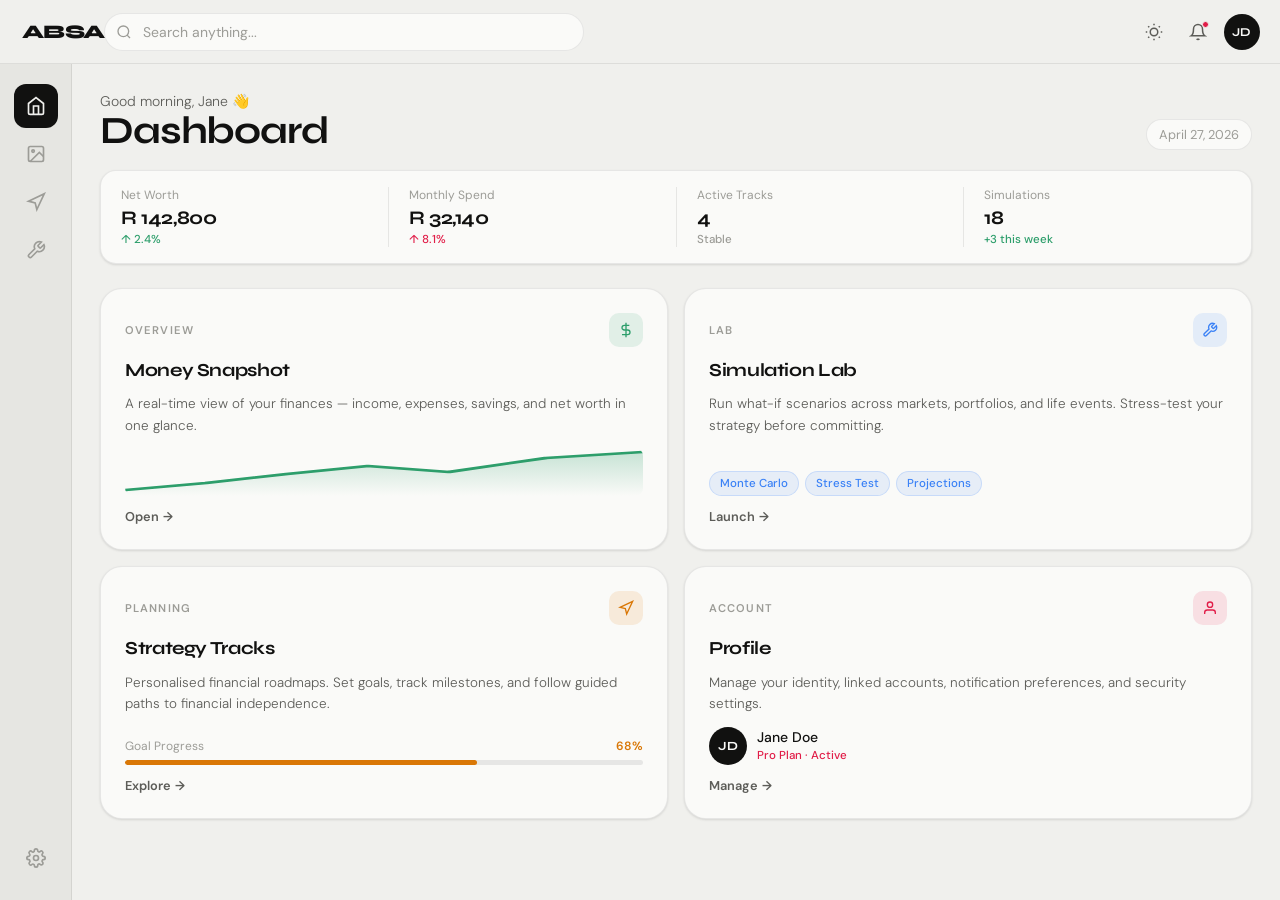
<file: index.html>
<!DOCTYPE html>
<html lang="en">
<head>
    <meta charset="UTF-8">
    <meta name="viewport" content="width=device-width, initial-scale=1.0">
    <title>ABSA App</title>
    <meta name="author" content="Ntshembo Shilowa">
    <meta name="description" content="Homepage - Dashboard">
      <link rel="preconnect" href="https://fonts.googleapis.com" />
  <link rel="preconnect" href="https://fonts.gstatic.com" crossorigin />
  <link href="https://fonts.googleapis.com/css2?family=Syne:wght@400;600;700;800&family=DM+Sans:ital,opsz,wght@0,9..40,300;0,9..40,400;0,9..40,500;1,9..40,300&display=swap" rel="stylesheet" />

    <link rel="stylesheet" href="./styles/index.css">
</head>
<body>
 
  <!-- ── Topbar ── -->
  <header class="topbar">
    <div class="topbar__left">
      <div class="logo">
        <span class="logo__mark"></span>
        <span class="logo__name">ABSA</span>
      </div>
      <div class="search-wrap">
        <svg class="search-icon" viewBox="0 0 24 24" fill="none" stroke="currentColor" stroke-width="2">
          <circle cx="11" cy="11" r="8"/><line x1="21" y1="21" x2="16.65" y2="16.65"/>
        </svg>
        <input class="search" type="text" placeholder="Search anything..." />
      </div>
    </div>
    <div class="topbar__right">
      <button class="icon-btn" id="themeToggle" aria-label="Toggle theme">
        <svg class="sun-icon" viewBox="0 0 24 24" fill="none" stroke="currentColor" stroke-width="2">
          <circle cx="12" cy="12" r="5"/>
          <line x1="12" y1="1" x2="12" y2="3"/><line x1="12" y1="21" x2="12" y2="23"/>
          <line x1="4.22" y1="4.22" x2="5.64" y2="5.64"/><line x1="18.36" y1="18.36" x2="19.78" y2="19.78"/>
          <line x1="1" y1="12" x2="3" y2="12"/><line x1="21" y1="12" x2="23" y2="12"/>
          <line x1="4.22" y1="19.78" x2="5.64" y2="18.36"/><line x1="18.36" y1="5.64" x2="19.78" y2="4.22"/>
        </svg>
        <svg class="moon-icon hidden" viewBox="0 0 24 24" fill="none" stroke="currentColor" stroke-width="2">
          <path d="M21 12.79A9 9 0 1111.21 3a7 7 0 109.79 9.79z"/>
        </svg>
      </button>
      <button class="icon-btn notif-btn" aria-label="Notifications">
        <svg viewBox="0 0 24 24" fill="none" stroke="currentColor" stroke-width="2">
          <path d="M18 8A6 6 0 006 8c0 7-3 9-3 9h18s-3-2-3-9"/>
          <path d="M13.73 21a2 2 0 01-3.46 0"/>
        </svg>
        <span class="notif-dot"></span>
      </button>
      <div class="avatar" aria-label="User profile">JD</div>
    </div>
  </header>
 
  <div class="layout">
 
    <!-- ── Sidebar ── -->
    <aside class="sidebar">
      <nav class="sidebar__nav">
        <a href="index.html" class="nav-item active" data-label="Home">
          <svg viewBox="0 0 24 24" fill="none" stroke="currentColor" stroke-width="2">
            <path d="M3 9l9-7 9 7v11a2 2 0 01-2 2H5a2 2 0 01-2-2z"/>
            <polyline points="9 22 9 12 15 12 15 22"/>
          </svg>
        </a>
        <a href="./snapshot/index.html" class="nav-item" data-label="Snapshot">
          <svg viewBox="0 0 24 24" fill="none" stroke="currentColor" stroke-width="2">
            <rect x="3" y="3" width="18" height="18" rx="2"/>
            <circle cx="8.5" cy="8.5" r="1.5"/>
            <polyline points="21 15 16 10 5 21"/>
          </svg>
        </a>
        <a href="./stretegy/index.html" class="nav-item" data-label="Strategy">
          <svg viewBox="0 0 24 24" fill="none" stroke="currentColor" stroke-width="2">
            <polygon points="3 11 22 2 13 21 11 13 3 11"/>
          </svg>
        </a>
        <a href="./simulation/index.html" class="nav-item" data-label="Simulation Lab">
          <svg viewBox="0 0 24 24" fill="none" stroke="currentColor" stroke-width="2">
            <path d="M14.7 6.3a1 1 0 000 1.4l1.6 1.6a1 1 0 001.4 0l3.77-3.77a6 6 0 01-7.94 7.94l-6.91 6.91a2.12 2.12 0 01-3-3l6.91-6.91a6 6 0 017.94-7.94l-3.76 3.76z"/>
          </svg>
        </a>
        <a href="#" class="nav-item sidebar__settings" data-label="Settings">
          <svg viewBox="0 0 24 24" fill="none" stroke="currentColor" stroke-width="2">
            <circle cx="12" cy="12" r="3"/>
            <path d="M19.4 15a1.65 1.65 0 00.33 1.82l.06.06a2 2 0 010 2.83 2 2 0 01-2.83 0l-.06-.06a1.65 1.65 0 00-1.82-.33 1.65 1.65 0 00-1 1.51V21a2 2 0 01-4 0v-.09A1.65 1.65 0 009 19.4a1.65 1.65 0 00-1.82.33l-.06.06a2 2 0 01-2.83-2.83l.06-.06A1.65 1.65 0 004.68 15a1.65 1.65 0 00-1.51-1H3a2 2 0 010-4h.09A1.65 1.65 0 004.6 9a1.65 1.65 0 00-.33-1.82l-.06-.06a2 2 0 012.83-2.83l.06.06A1.65 1.65 0 009 4.68a1.65 1.65 0 001-1.51V3a2 2 0 014 0v.09a1.65 1.65 0 001 1.51 1.65 1.65 0 001.82-.33l.06-.06a2 2 0 012.83 2.83l-.06.06A1.65 1.65 0 0019.4 9a1.65 1.65 0 001.51 1H21a2 2 0 010 4h-.09a1.65 1.65 0 00-1.51 1z"/>
          </svg>
        </a>
      </nav>
 
      <!-- Mobile bottom nav -->

    </aside>
 
    <!-- ── Main ── -->
    <main class="main">
 
      <!-- Page header -->
      <div class="page-header">
        <div>
          <p class="page-header__eyebrow">Good morning, Jane 👋</p>
          <h1 class="page-header__title">Dashboard</h1>
        </div>
        <span class="date-badge">April 27, 2026</span>
      </div>
 
      <!-- Stat bar -->
      <div class="stat-bar">
        <div class="stat-item">
          <span class="stat-item__label">Net Worth</span>
          <span class="stat-item__value">R 142,800</span>
          <span class="stat-item__change up">↑ 2.4%</span>
        </div>
        <div class="stat-divider"></div>
        <div class="stat-item">
          <span class="stat-item__label">Monthly Spend</span>
          <span class="stat-item__value">R 32,140</span>
          <span class="stat-item__change down">↑ 8.1%</span>
        </div>
        <div class="stat-divider"></div>
        <div class="stat-item">
          <span class="stat-item__label">Active Tracks</span>
          <span class="stat-item__value">4</span>
          <span class="stat-item__change neutral">Stable</span>
        </div>
        <div class="stat-divider"></div>
        <div class="stat-item">
          <span class="stat-item__label">Simulations</span>
          <span class="stat-item__value">18</span>
          <span class="stat-item__change up">+3 this week</span>
        </div>
      </div>
 
      <!-- Cards grid -->
      <div class="grid">
 
        <!-- Money Snapshot -->
        <a href="./snapshot/index.html" class="card card--green">
          <div class="card__header">
            <span class="card__tag">Overview</span>
            <span class="card__icon">
              <svg viewBox="0 0 24 24" fill="none" stroke="currentColor" stroke-width="2">
                <line x1="12" y1="1" x2="12" y2="23"/>
                <path d="M17 5H9.5a3.5 3.5 0 000 7h5a3.5 3.5 0 010 7H6"/>
              </svg>
            </span>
          </div>
          <h2 class="card__title">Money Snapshot</h2>
          <p class="card__desc">A real-time view of your finances — income, expenses, savings, and net worth in one glance.</p>
          <div class="card__mini-chart">
            <svg viewBox="0 0 160 48" preserveAspectRatio="none">
              <defs>
                <linearGradient id="ggreen" x1="0" y1="0" x2="0" y2="1">
                  <stop offset="0%" stop-color="var(--c-green)" stop-opacity="0.25"/>
                  <stop offset="100%" stop-color="var(--c-green)" stop-opacity="0"/>
                </linearGradient>
              </defs>
              <polygon points="0,48 0,42 25,35 50,26 75,18 100,24 130,10 160,4 160,48" fill="url(#ggreen)"/>
              <polyline points="0,42 25,35 50,26 75,18 100,24 130,10 160,4" fill="none" stroke="var(--c-green)" stroke-width="2.5" stroke-linecap="round" stroke-linejoin="round"/>
            </svg>
          </div>
          <span a href="./snapshot/index.html" class="card__cta">Open <span>→</span></span>
        </a>
 
        <!-- Simulation Lab -->
        <a href="./simulation/index.html" class="card card--blue">
          <div class="card__header">
            <span class="card__tag">Lab</span>
            <span class="card__icon">
              <svg viewBox="0 0 24 24" fill="none" stroke="currentColor" stroke-width="2">
                <path d="M14.7 6.3a1 1 0 000 1.4l1.6 1.6a1 1 0 001.4 0l3.77-3.77a6 6 0 01-7.94 7.94l-6.91 6.91a2.12 2.12 0 01-3-3l6.91-6.91a6 6 0 017.94-7.94l-3.76 3.76z"/>
              </svg>
            </span>
          </div>
          <h2 class="card__title">Simulation Lab</h2>
          <p class="card__desc">Run what-if scenarios across markets, portfolios, and life events. Stress-test your strategy before committing.</p>
          <div class="card__chips">
            <span class="chip">Monte Carlo</span>
            <span class="chip">Stress Test</span>
            <span class="chip">Projections</span>
          </div>
          <span a href="./simulation/index.html" class="card__cta">Launch <span>→</span></span>
        </a>
 
        <!-- Strategy Tracks -->
        <a href="./stretegy/index.html" class="card card--amber">
          <div class="card__header">
            <span class="card__tag">Planning</span>
            <span class="card__icon">
              <svg viewBox="0 0 24 24" fill="none" stroke="currentColor" stroke-width="2">
                <polygon points="3 11 22 2 13 21 11 13 3 11"/>
              </svg>
            </span>
          </div>
          <h2 class="card__title">Strategy Tracks</h2>
          <p class="card__desc">Personalised financial roadmaps. Set goals, track milestones, and follow guided paths to financial independence.</p>
          <div class="card__progress-wrap">
            <div class="progress-header">
              <span class="card__progress-label">Goal Progress</span>
              <span class="card__progress-pct">68%</span>
            </div>
            <div class="progress-track">
              <div class="progress-fill" style="width: 68%"></div>
            </div>
          </div>
          <span a href="./stretegy/index.html" class="card__cta">Explore <span>→</span></span>
        </a>
 
        <!-- Profile -->
        <a href="#" class="card card--rose">
          <div class="card__header">
            <span class="card__tag">Account</span>
            <span class="card__icon">
              <svg viewBox="0 0 24 24" fill="none" stroke="currentColor" stroke-width="2">
                <path d="M20 21v-2a4 4 0 00-4-4H8a4 4 0 00-4 4v2"/>
                <circle cx="12" cy="7" r="4"/>
              </svg>
            </span>
          </div>
          <h2 class="card__title">Profile</h2>
          <p class="card__desc">Manage your identity, linked accounts, notification preferences, and security settings.</p>
          <div class="card__avatar-row">
            <div class="profile-avatar">JD</div>
            <div class="profile-info">
              <span class="profile-name">Jane Doe</span>
              <span class="profile-plan">Pro Plan · Active</span>
            </div>
          </div>
          <span class="card__cta">Manage <span>→</span></span>
        </a>
 
      </div>
    </main>
  </div>
 
  <script>
    // Dark / light toggle
    const toggle = document.getElementById('themeToggle');
    const sun  = toggle.querySelector('.sun-icon');
    const moon = toggle.querySelector('.moon-icon');
    let dark = false;
    toggle.addEventListener('click', () => {
      dark = !dark;
      document.body.classList.toggle('dark', dark);
      sun.classList.toggle('hidden', dark);
      moon.classList.toggle('hidden', !dark);
    });
  </script>
 
</body>

</html>
</file>
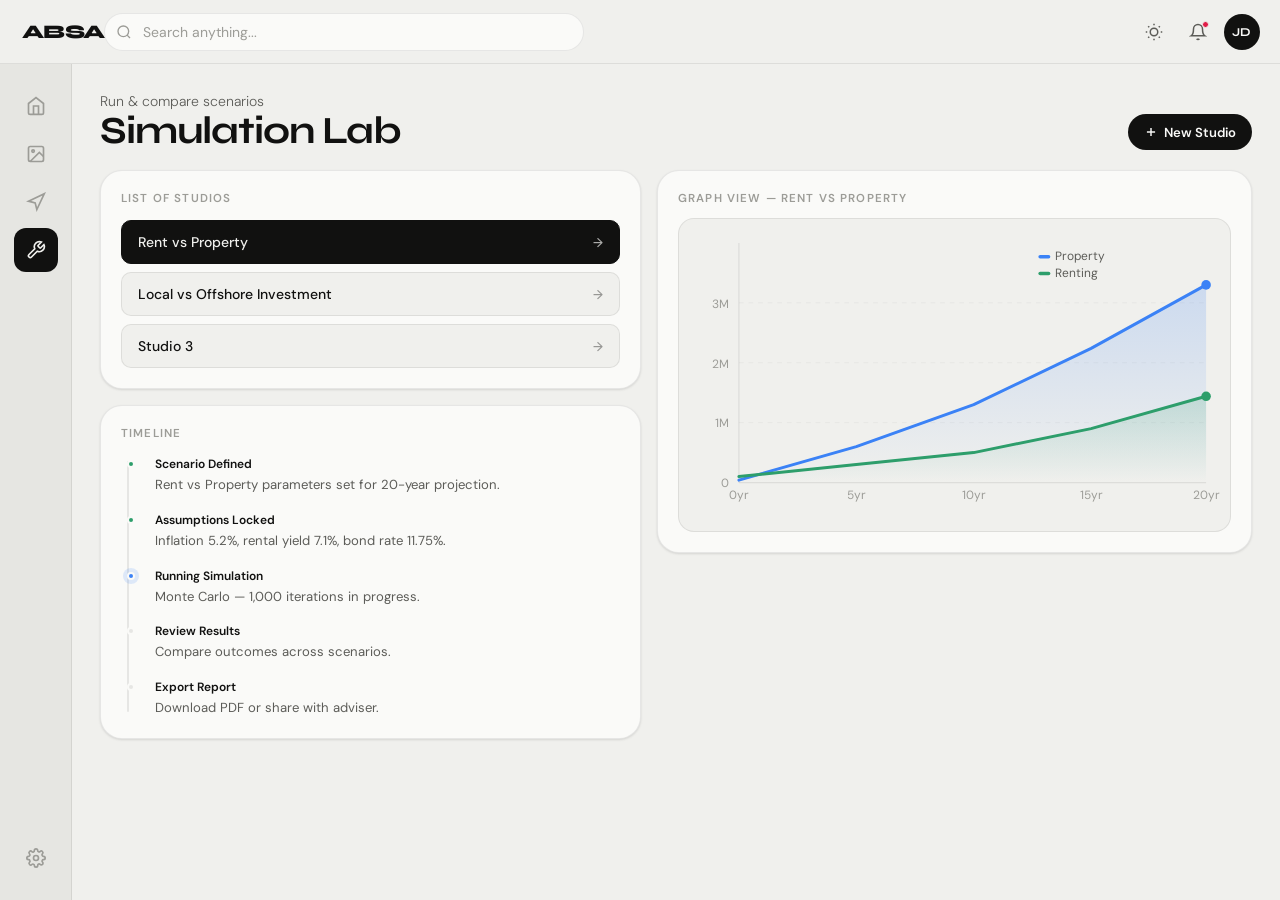
<file: simulation/index.html>
<!DOCTYPE html>
<html lang="en">
<head>
    <meta charset="UTF-8">
    <meta name="viewport" content="width=device-width, initial-scale=1.0">
    <title>ABSA App</title>
    <meta name="author" content="Ntshembo Shilowa">
    <meta name="description" content="Simulation Lab">

      <link rel="preconnect" href="https://fonts.googleapis.com" />
  <link rel="preconnect" href="https://fonts.gstatic.com" crossorigin />
  <link href="https://fonts.googleapis.com/css2?family=Syne:wght@400;600;700;800&family=DM+Sans:ital,opsz,wght@0,9..40,300;0,9..40,400;0,9..40,500;1,9..40,300&display=swap" rel="stylesheet" />

  <link rel="stylesheet" href="../styles/index.css">
</head>
<body>
  <header class="topbar">
    <div class="topbar__left">
      <div class="logo">
        <span class="logo__mark"></span>
        <span class="logo__name">ABSA</span>
      </div>
      <div class="search-wrap">
        <svg class="search-icon" viewBox="0 0 24 24" fill="none" stroke="currentColor" stroke-width="2">
          <circle cx="11" cy="11" r="8"/><line x1="21" y1="21" x2="16.65" y2="16.65"/>
        </svg>
        <input class="search" type="text" placeholder="Search anything..." />
      </div>
    </div>
    <div class="topbar__right">
      <button class="icon-btn" id="themeToggle" aria-label="Toggle theme">
        <svg class="sun-icon" viewBox="0 0 24 24" fill="none" stroke="currentColor" stroke-width="2">
          <circle cx="12" cy="12" r="5"/>
          <line x1="12" y1="1" x2="12" y2="3"/><line x1="12" y1="21" x2="12" y2="23"/>
          <line x1="4.22" y1="4.22" x2="5.64" y2="5.64"/><line x1="18.36" y1="18.36" x2="19.78" y2="19.78"/>
          <line x1="1" y1="12" x2="3" y2="12"/><line x1="21" y1="12" x2="23" y2="12"/>
          <line x1="4.22" y1="19.78" x2="5.64" y2="18.36"/><line x1="18.36" y1="5.64" x2="19.78" y2="4.22"/>
        </svg>
        <svg class="moon-icon hidden" viewBox="0 0 24 24" fill="none" stroke="currentColor" stroke-width="2">
          <path d="M21 12.79A9 9 0 1111.21 3a7 7 0 109.79 9.79z"/>
        </svg>
      </button>
      <button class="icon-btn" aria-label="Notifications">
        <svg viewBox="0 0 24 24" fill="none" stroke="currentColor" stroke-width="2">
          <path d="M18 8A6 6 0 006 8c0 7-3 9-3 9h18s-3-2-3-9"/>
          <path d="M13.73 21a2 2 0 01-3.46 0"/>
        </svg>
        <span class="notif-dot"></span>
      </button>
      <div class="avatar">JD</div>
    </div>
  </header>
 
  <div class="layout">
    <aside class="sidebar">
      <nav class="sidebar__nav">
        <a href="../index.html" class="nav-item" data-label="Home">
          <svg viewBox="0 0 24 24" fill="none" stroke="currentColor" stroke-width="2">
            <path d="M3 9l9-7 9 7v11a2 2 0 01-2 2H5a2 2 0 01-2-2z"/>
            <polyline points="9 22 9 12 15 12 15 22"/>
          </svg>
        </a>
        <a href="../snapshot/index.html" class="nav-item" data-label="Snapshot">
          <svg viewBox="0 0 24 24" fill="none" stroke="currentColor" stroke-width="2">
            <rect x="3" y="3" width="18" height="18" rx="2"/>
            <circle cx="8.5" cy="8.5" r="1.5"/>
            <polyline points="21 15 16 10 5 21"/>
          </svg>
        </a>
        <a href="../stretegy/index.html" class="nav-item" data-label="Strategy">
          <svg viewBox="0 0 24 24" fill="none" stroke="currentColor" stroke-width="2">
            <polygon points="3 11 22 2 13 21 11 13 3 11"/>
          </svg>
        </a>
        <a href="#" class="nav-item active" data-label="Simulation Lab">
          <svg viewBox="0 0 24 24" fill="none" stroke="currentColor" stroke-width="2">
            <path d="M14.7 6.3a1 1 0 000 1.4l1.6 1.6a1 1 0 001.4 0l3.77-3.77a6 6 0 01-7.94 7.94l-6.91 6.91a2.12 2.12 0 01-3-3l6.91-6.91a6 6 0 017.94-7.94l-3.76 3.76z"/>
          </svg>
        </a>
        <a href="#" class="nav-item sidebar__settings" data-label="Settings">
          <svg viewBox="0 0 24 24" fill="none" stroke="currentColor" stroke-width="2">
            <circle cx="12" cy="12" r="3"/>
            <path d="M19.4 15a1.65 1.65 0 00.33 1.82l.06.06a2 2 0 010 2.83 2 2 0 01-2.83 0l-.06-.06a1.65 1.65 0 00-1.82-.33 1.65 1.65 0 00-1 1.51V21a2 2 0 01-4 0v-.09A1.65 1.65 0 009 19.4a1.65 1.65 0 00-1.82.33l-.06.06a2 2 0 01-2.83-2.83l.06-.06A1.65 1.65 0 004.68 15a1.65 1.65 0 00-1.51-1H3a2 2 0 010-4h.09A1.65 1.65 0 004.6 9a1.65 1.65 0 00-.33-1.82l-.06-.06a2 2 0 012.83-2.83l.06.06A1.65 1.65 0 009 4.68a1.65 1.65 0 001-1.51V3a2 2 0 014 0v.09a1.65 1.65 0 001 1.51 1.65 1.65 0 001.82-.33l.06-.06a2 2 0 012.83 2.83l-.06.06A1.65 1.65 0 0019.4 9a1.65 1.65 0 001.51 1H21a2 2 0 010 4h-.09a1.65 1.65 0 00-1.51 1z"/>
          </svg>
        </a>
      </nav>
      <nav class="mobile-nav">
        <a href="../index.html" class="nav-item" data-label="Home">
          <svg viewBox="0 0 24 24" fill="none" stroke="currentColor" stroke-width="2"><path d="M3 9l9-7 9 7v11a2 2 0 01-2 2H5a2 2 0 01-2-2z"/><polyline points="9 22 9 12 15 12 15 22"/></svg>
        </a>
        <a href="../snapshot/index.html" class="nav-item" data-label="Snapshot">
          <svg viewBox="0 0 24 24" fill="none" stroke="currentColor" stroke-width="2"><rect x="3" y="3" width="18" height="18" rx="2"/><polyline points="21 15 16 10 5 21"/></svg>
        </a>
        <a href="#" class="nav-item active" data-label="Lab">
          <svg viewBox="0 0 24 24" fill="none" stroke="currentColor" stroke-width="2"><path d="M14.7 6.3a1 1 0 000 1.4l1.6 1.6a1 1 0 001.4 0l3.77-3.77a6 6 0 01-7.94 7.94l-6.91 6.91a2.12 2.12 0 01-3-3l6.91-6.91a6 6 0 017.94-7.94l-3.76 3.76z"/></svg>
        </a>
        <a href="../stretegy/index.html" class="nav-item" data-label="Strategy">
          <svg viewBox="0 0 24 24" fill="none" stroke="currentColor" stroke-width="2"><polygon points="3 11 22 2 13 21 11 13 3 11"/></svg>
        </a>
        <a href="#" class="nav-item" data-label="Settings">
          <svg viewBox="0 0 24 24" fill="none" stroke="currentColor" stroke-width="2"><circle cx="12" cy="12" r="3"/><path d="M19.4 15a1.65 1.65 0 00.33 1.82l.06.06a2 2 0 010 2.83 2 2 0 01-2.83 0l-.06-.06a1.65 1.65 0 00-1.82-.33 1.65 1.65 0 00-1 1.51V21a2 2 0 01-4 0v-.09A1.65 1.65 0 009 19.4a1.65 1.65 0 00-1.82.33l-.06.06a2 2 0 01-2.83-2.83l.06-.06A1.65 1.65 0 004.68 15a1.65 1.65 0 00-1.51-1H3a2 2 0 010-4h.09A1.65 1.65 0 004.6 9a1.65 1.65 0 00-.33-1.82l-.06-.06a2 2 0 012.83-2.83l.06.06A1.65 1.65 0 009 4.68a1.65 1.65 0 001-1.51V3a2 2 0 014 0v.09a1.65 1.65 0 001 1.51 1.65 1.65 0 001.82-.33l.06-.06a2 2 0 012.83 2.83l-.06.06A1.65 1.65 0 0019.4 9a1.65 1.65 0 001.51 1H21a2 2 0 010 4h-.09a1.65 1.65 0 00-1.51 1z"/></svg>
        </a>
      </nav>
    </aside>
 
    <main class="main">
      <div class="page-header">
        <div>
          <p class="page-header__eyebrow">Run & compare scenarios</p>
          <h1 class="page-header__title">Simulation Lab</h1>
        </div>
        <button class="icon-btn" style="width:auto;border-radius:50px;padding:0 16px;gap:6px;font-size:0.82rem;font-weight:600;background:var(--text-1);color:var(--surface);height:36px;" onclick="alert('New simulation created!')">
          <svg viewBox="0 0 24 24" fill="none" stroke="currentColor" stroke-width="2.5" style="width:14px;height:14px;"><line x1="12" y1="5" x2="12" y2="19"/><line x1="5" y1="12" x2="19" y2="12"/></svg>
          New Studio
        </button>
      </div>
 
      <div class="page-body">
        <!-- LEFT -->
        <div class="page-left">
          <!-- Studios list -->
          <div class="panel list-panel">
            <p class="panel__title">List of Studios</p>
            <div class="list-items">
              <div class="list-item active" onclick="selectStudio(this,'Rent vs Property','rvp')">
                <span>Rent vs Property</span>
                <span class="list-item__arrow">→</span>
              </div>
              <div class="list-item" onclick="selectStudio(this,'Local vs Offshore Investment','lvo')">
                <span>Local vs Offshore Investment</span>
                <span class="list-item__arrow">→</span>
              </div>
              <div class="list-item" onclick="selectStudio(this,'Studio 3','s3')">
                <span>Studio 3</span>
                <span class="list-item__arrow">→</span>
              </div>
            </div>
          </div>
 
          <!-- Timeline -->
          <div class="panel timeline-panel">
            <p class="panel__title">Timeline</p>
            <div class="timeline-wrap">
              <div class="timeline-item done">
                <div class="timeline-item__label">Scenario Defined</div>
                Rent vs Property parameters set for 20-year projection.
              </div>
              <div class="timeline-item done">
                <div class="timeline-item__label">Assumptions Locked</div>
                Inflation 5.2%, rental yield 7.1%, bond rate 11.75%.
              </div>
              <div class="timeline-item active">
                <div class="timeline-item__label">Running Simulation</div>
                Monte Carlo — 1,000 iterations in progress.
              </div>
              <div class="timeline-item">
                <div class="timeline-item__label">Review Results</div>
                Compare outcomes across scenarios.
              </div>
              <div class="timeline-item">
                <div class="timeline-item__label">Export Report</div>
                Download PDF or share with adviser.
              </div>
            </div>
          </div>
        </div>
 
        <!-- RIGHT -->
        <div class="page-right">
          <div class="panel graph-panel">
            <p class="panel__title">Graph View — <span id="graphLabel">Rent vs Property</span></p>
            <div class="graph-area">
              <svg viewBox="0 0 460 260" xmlns="http://www.w3.org/2000/svg">
                <defs>
                  <linearGradient id="grad-blue" x1="0" y1="0" x2="0" y2="1">
                    <stop offset="0%" stop-color="#3b82f6" stop-opacity="0.2"/>
                    <stop offset="100%" stop-color="#3b82f6" stop-opacity="0"/>
                  </linearGradient>
                  <linearGradient id="grad-green" x1="0" y1="0" x2="0" y2="1">
                    <stop offset="0%" stop-color="#2d9e6b" stop-opacity="0.18"/>
                    <stop offset="100%" stop-color="#2d9e6b" stop-opacity="0"/>
                  </linearGradient>
                </defs>
                <!-- Grid lines -->
                <line x1="50" y1="20" x2="50" y2="220" stroke="var(--border)" stroke-width="1"/>
                <line x1="50" y1="220" x2="440" y2="220" stroke="var(--border)" stroke-width="1"/>
                <line x1="50" y1="170" x2="440" y2="170" stroke="var(--border)" stroke-width="0.5" stroke-dasharray="4,4"/>
                <line x1="50" y1="120" x2="440" y2="120" stroke="var(--border)" stroke-width="0.5" stroke-dasharray="4,4"/>
                <line x1="50" y1="70" x2="440" y2="70" stroke="var(--border)" stroke-width="0.5" stroke-dasharray="4,4"/>
                <!-- Y labels -->
                <text x="42" y="224" text-anchor="end" font-size="10" fill="var(--text-3)">0</text>
                <text x="42" y="174" text-anchor="end" font-size="10" fill="var(--text-3)">1M</text>
                <text x="42" y="124" text-anchor="end" font-size="10" fill="var(--text-3)">2M</text>
                <text x="42" y="74" text-anchor="end" font-size="10" fill="var(--text-3)">3M</text>
                <!-- X labels -->
                <text x="50"  y="234" text-anchor="middle" font-size="10" fill="var(--text-3)">0yr</text>
                <text x="148" y="234" text-anchor="middle" font-size="10" fill="var(--text-3)">5yr</text>
                <text x="246" y="234" text-anchor="middle" font-size="10" fill="var(--text-3)">10yr</text>
                <text x="344" y="234" text-anchor="middle" font-size="10" fill="var(--text-3)">15yr</text>
                <text x="440" y="234" text-anchor="middle" font-size="10" fill="var(--text-3)">20yr</text>
                <!-- Property line (blue) -->
                <polygon points="50,220 50,218 148,190 246,155 344,108 440,55 440,220" fill="url(#grad-blue)"/>
                <polyline points="50,218 148,190 246,155 344,108 440,55" fill="none" stroke="#3b82f6" stroke-width="2.5" stroke-linecap="round" stroke-linejoin="round"/>
                <!-- Rent line (green) -->
                <polygon points="50,220 50,215 148,205 246,195 344,175 440,148 440,220" fill="url(#grad-green)"/>
                <polyline points="50,215 148,205 246,195 344,175 440,148" fill="none" stroke="#2d9e6b" stroke-width="2.5" stroke-linecap="round" stroke-linejoin="round"/>
                <!-- Dots -->
                <circle cx="440" cy="55"  r="4" fill="#3b82f6"/>
                <circle cx="440" cy="148" r="4" fill="#2d9e6b"/>
                <!-- Legend -->
                <rect x="300" y="30" width="10" height="3" rx="1.5" fill="#3b82f6"/>
                <text x="314" y="34" font-size="10" fill="var(--text-2)">Property</text>
                <rect x="300" y="44" width="10" height="3" rx="1.5" fill="#2d9e6b"/>
                <text x="314" y="48" font-size="10" fill="var(--text-2)">Renting</text>
              </svg>
            </div>
          </div>
        </div>
      </div>
    </main>
  </div>
 
  <script>
    // Theme toggle
    const toggle = document.getElementById('themeToggle');
    const sun = toggle.querySelector('.sun-icon');
    const moon = toggle.querySelector('.moon-icon');
    let dark = false;
    toggle.addEventListener('click', () => {
      dark = !dark;
      document.body.classList.toggle('dark', dark);
      sun.classList.toggle('hidden', dark);
      moon.classList.toggle('hidden', !dark);
    });
 
    // Studio selection
    function selectStudio(el, label) {
      document.querySelectorAll('.list-item').forEach(i => i.classList.remove('active'));
      el.classList.add('active');
      document.getElementById('graphLabel').textContent = label;
    }
  </script>
</body>
</html>
</file>
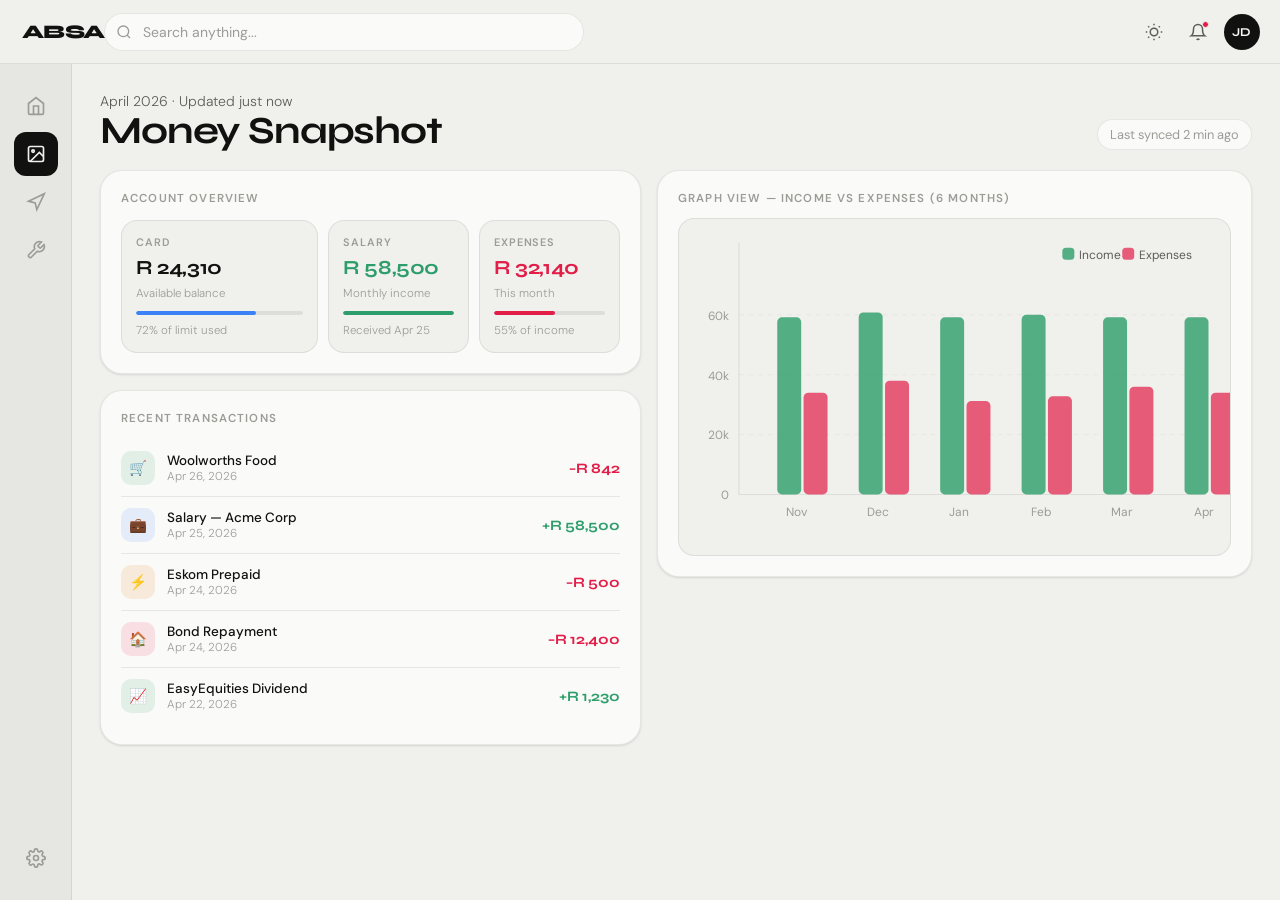
<file: snapshot/index.html>
<!DOCTYPE html>
<html lang="en">
<head>
    <meta charset="UTF-8">
    <meta name="viewport" content="width=device-width, initial-scale=1.0">
    <title>ABSA App</title>
    <meta name="author" content="Ntshembo Shilowa">
    <meta name="description" content="Snapshot">

      <link rel="preconnect" href="https://fonts.googleapis.com" />
  <link rel="preconnect" href="https://fonts.gstatic.com" crossorigin />
  <link href="https://fonts.googleapis.com/css2?family=Syne:wght@400;600;700;800&family=DM+Sans:ital,opsz,wght@0,9..40,300;0,9..40,400;0,9..40,500;1,9..40,300&display=swap" rel="stylesheet" />

    <link rel="stylesheet" href="../styles/index.css">
</head>

<body>
  <header class="topbar">
    <div class="topbar__left">
      <div class="logo">
        <span class="logo__mark"></span>
        <span class="logo__name">ABSA</span>
      </div>
      <div class="search-wrap">
        <svg class="search-icon" viewBox="0 0 24 24" fill="none" stroke="currentColor" stroke-width="2">
          <circle cx="11" cy="11" r="8"/><line x1="21" y1="21" x2="16.65" y2="16.65"/>
        </svg>
        <input class="search" type="text" placeholder="Search anything..." />
      </div>
    </div>
    <div class="topbar__right">
      <button class="icon-btn" id="themeToggle" aria-label="Toggle theme">
        <svg class="sun-icon" viewBox="0 0 24 24" fill="none" stroke="currentColor" stroke-width="2">
          <circle cx="12" cy="12" r="5"/>
          <line x1="12" y1="1" x2="12" y2="3"/><line x1="12" y1="21" x2="12" y2="23"/>
          <line x1="4.22" y1="4.22" x2="5.64" y2="5.64"/><line x1="18.36" y1="18.36" x2="19.78" y2="19.78"/>
          <line x1="1" y1="12" x2="3" y2="12"/><line x1="21" y1="12" x2="23" y2="12"/>
          <line x1="4.22" y1="19.78" x2="5.64" y2="18.36"/><line x1="18.36" y1="5.64" x2="19.78" y2="4.22"/>
        </svg>
        <svg class="moon-icon hidden" viewBox="0 0 24 24" fill="none" stroke="currentColor" stroke-width="2">
          <path d="M21 12.79A9 9 0 1111.21 3a7 7 0 109.79 9.79z"/>
        </svg>
      </button>
      <button class="icon-btn" aria-label="Notifications">
        <svg viewBox="0 0 24 24" fill="none" stroke="currentColor" stroke-width="2">
          <path d="M18 8A6 6 0 006 8c0 7-3 9-3 9h18s-3-2-3-9"/>
          <path d="M13.73 21a2 2 0 01-3.46 0"/>
        </svg>
        <span class="notif-dot"></span>
      </button>
      <div class="avatar">JD</div>
    </div>
  </header>
 
  <div class="layout">
    <aside class="sidebar">
      <nav class="sidebar__nav">
        <a href="../index.html" class="nav-item" data-label="Home">
          <svg viewBox="0 0 24 24" fill="none" stroke="currentColor" stroke-width="2"><path d="M3 9l9-7 9 7v11a2 2 0 01-2 2H5a2 2 0 01-2-2z"/><polyline points="9 22 9 12 15 12 15 22"/></svg>
        </a>
        <a href="#" class="nav-item active" data-label="Snapshot">
          <svg viewBox="0 0 24 24" fill="none" stroke="currentColor" stroke-width="2"><rect x="3" y="3" width="18" height="18" rx="2"/><circle cx="8.5" cy="8.5" r="1.5"/><polyline points="21 15 16 10 5 21"/></svg>
        </a>
        <a href="../stretegy/index.html" class="nav-item" data-label="Strategy">
          <svg viewBox="0 0 24 24" fill="none" stroke="currentColor" stroke-width="2"><polygon points="3 11 22 2 13 21 11 13 3 11"/></svg>
        </a>
        <a href="../simulation/index.html" class="nav-item" data-label="Simulation Lab">
          <svg viewBox="0 0 24 24" fill="none" stroke="currentColor" stroke-width="2"><path d="M14.7 6.3a1 1 0 000 1.4l1.6 1.6a1 1 0 001.4 0l3.77-3.77a6 6 0 01-7.94 7.94l-6.91 6.91a2.12 2.12 0 01-3-3l6.91-6.91a6 6 0 017.94-7.94l-3.76 3.76z"/></svg>
        </a>
        <a href="#" class="nav-item sidebar__settings" data-label="Settings">
          <svg viewBox="0 0 24 24" fill="none" stroke="currentColor" stroke-width="2"><circle cx="12" cy="12" r="3"/><path d="M19.4 15a1.65 1.65 0 00.33 1.82l.06.06a2 2 0 010 2.83 2 2 0 01-2.83 0l-.06-.06a1.65 1.65 0 00-1.82-.33 1.65 1.65 0 00-1 1.51V21a2 2 0 01-4 0v-.09A1.65 1.65 0 009 19.4a1.65 1.65 0 00-1.82.33l-.06.06a2 2 0 01-2.83-2.83l.06-.06A1.65 1.65 0 004.68 15a1.65 1.65 0 00-1.51-1H3a2 2 0 010-4h.09A1.65 1.65 0 004.6 9a1.65 1.65 0 00-.33-1.82l-.06-.06a2 2 0 012.83-2.83l.06.06A1.65 1.65 0 009 4.68a1.65 1.65 0 001-1.51V3a2 2 0 014 0v.09a1.65 1.65 0 001 1.51 1.65 1.65 0 001.82-.33l.06-.06a2 2 0 012.83 2.83l-.06.06A1.65 1.65 0 0019.4 9a1.65 1.65 0 001.51 1H21a2 2 0 010 4h-.09a1.65 1.65 0 00-1.51 1z"/></svg>
        </a>
      </nav>
      <nav class="mobile-nav">
        <a href="../index.html" class="nav-item" data-label="Home"><svg viewBox="0 0 24 24" fill="none" stroke="currentColor" stroke-width="2"><path d="M3 9l9-7 9 7v11a2 2 0 01-2 2H5a2 2 0 01-2-2z"/><polyline points="9 22 9 12 15 12 15 22"/></svg></a>
        <a href="#" class="nav-item active" data-label="Snapshot"><svg viewBox="0 0 24 24" fill="none" stroke="currentColor" stroke-width="2"><rect x="3" y="3" width="18" height="18" rx="2"/><polyline points="21 15 16 10 5 21"/></svg></a>
        <a href="../simulation/index.html" class="nav-item" data-label="Lab"><svg viewBox="0 0 24 24" fill="none" stroke="currentColor" stroke-width="2"><path d="M14.7 6.3a1 1 0 000 1.4l1.6 1.6a1 1 0 001.4 0l3.77-3.77a6 6 0 01-7.94 7.94l-6.91 6.91a2.12 2.12 0 01-3-3l6.91-6.91a6 6 0 017.94-7.94l-3.76 3.76z"/></svg></a>
        <a href="../stretegy/index.html" class="nav-item" data-label="Strategy"><svg viewBox="0 0 24 24" fill="none" stroke="currentColor" stroke-width="2"><polygon points="3 11 22 2 13 21 11 13 3 11"/></svg></a>
        <a href="#" class="nav-item" data-label="Settings"><svg viewBox="0 0 24 24" fill="none" stroke="currentColor" stroke-width="2"><circle cx="12" cy="12" r="3"/><path d="M19.4 15a1.65 1.65 0 00.33 1.82l.06.06a2 2 0 010 2.83 2 2 0 01-2.83 0l-.06-.06a1.65 1.65 0 00-1.82-.33 1.65 1.65 0 00-1 1.51V21a2 2 0 01-4 0v-.09A1.65 1.65 0 009 19.4a1.65 1.65 0 00-1.82.33l-.06.06a2 2 0 01-2.83-2.83l.06-.06A1.65 1.65 0 004.68 15a1.65 1.65 0 00-1.51-1H3a2 2 0 010-4h.09A1.65 1.65 0 004.6 9a1.65 1.65 0 00-.33-1.82l-.06-.06a2 2 0 012.83-2.83l.06.06A1.65 1.65 0 009 4.68a1.65 1.65 0 001-1.51V3a2 2 0 014 0v.09a1.65 1.65 0 001 1.51 1.65 1.65 0 001.82-.33l.06-.06a2 2 0 012.83 2.83l-.06.06A1.65 1.65 0 0019.4 9a1.65 1.65 0 001.51 1H21a2 2 0 010 4h-.09a1.65 1.65 0 00-1.51 1z"/></svg></a>
      </nav>
    </aside>
 
    <main class="main">
      <div class="page-header">
        <div>
          <p class="page-header__eyebrow">April 2026 · Updated just now</p>
          <h1 class="page-header__title">Money Snapshot</h1>
        </div>
        <span class="date-badge">Last synced 2 min ago</span>
      </div>
 
      <div class="page-body">
        <!-- LEFT -->
        <div class="page-left">
 
          <!-- Summary cards: Card / Salary / Expenses -->
          <div class="panel money-summary">
            <p class="panel__title">Account Overview</p>
            <div class="summary-grid">
              <!-- Card -->
              <div class="summary-card">
                <span class="summary-card__label">Card</span>
                <span class="summary-card__value">R 24,310</span>
                <span class="summary-card__sub">Available balance</span>
                <div class="summary-card__bar">
                  <div class="summary-card__bar-fill blue" style="width:72%"></div>
                </div>
                <span class="summary-card__sub" style="margin-top:2px;">72% of limit used</span>
              </div>
              <!-- Salary -->
              <div class="summary-card">
                <span class="summary-card__label">Salary</span>
                <span class="summary-card__value green">R 58,500</span>
                <span class="summary-card__sub">Monthly income</span>
                <div class="summary-card__bar">
                  <div class="summary-card__bar-fill green" style="width:100%"></div>
                </div>
                <span class="summary-card__sub" style="margin-top:2px;">Received Apr 25</span>
              </div>
              <!-- Expenses -->
              <div class="summary-card">
                <span class="summary-card__label">Expenses</span>
                <span class="summary-card__value rose">R 32,140</span>
                <span class="summary-card__sub">This month</span>
                <div class="summary-card__bar">
                  <div class="summary-card__bar-fill rose" style="width:55%"></div>
                </div>
                <span class="summary-card__sub" style="margin-top:2px;">55% of income</span>
              </div>
            </div>
          </div>
 
          <!-- Recent Transactions -->
          <div class="panel transactions-panel">
            <p class="panel__title">Recent Transactions</p>
            <div class="tx-list">
              <div class="tx-item">
                <div class="tx-icon green">🛒</div>
                <div class="tx-info">
                  <div class="tx-name">Woolworths Food</div>
                  <div class="tx-date">Apr 26, 2026</div>
                </div>
                <div class="tx-amount debit">−R 842</div>
              </div>
              <div class="tx-item">
                <div class="tx-icon blue">💼</div>
                <div class="tx-info">
                  <div class="tx-name">Salary — Acme Corp</div>
                  <div class="tx-date">Apr 25, 2026</div>
                </div>
                <div class="tx-amount credit">+R 58,500</div>
              </div>
              <div class="tx-item">
                <div class="tx-icon amber">⚡</div>
                <div class="tx-info">
                  <div class="tx-name">Eskom Prepaid</div>
                  <div class="tx-date">Apr 24, 2026</div>
                </div>
                <div class="tx-amount debit">−R 500</div>
              </div>
              <div class="tx-item">
                <div class="tx-icon rose">🏠</div>
                <div class="tx-info">
                  <div class="tx-name">Bond Repayment</div>
                  <div class="tx-date">Apr 24, 2026</div>
                </div>
                <div class="tx-amount debit">−R 12,400</div>
              </div>
              <div class="tx-item">
                <div class="tx-icon green">📈</div>
                <div class="tx-info">
                  <div class="tx-name">EasyEquities Dividend</div>
                  <div class="tx-date">Apr 22, 2026</div>
                </div>
                <div class="tx-amount credit">+R 1,230</div>
              </div>
            </div>
          </div>
        </div>
 
        <!-- RIGHT: Graph View -->
        <div class="page-right">
          <div class="panel graph-panel">
            <p class="panel__title">Graph View — Income vs Expenses (6 months)</p>
            <div class="graph-area">
              <svg viewBox="0 0 460 280" xmlns="http://www.w3.org/2000/svg">
                <defs>
                  <linearGradient id="grad-income" x1="0" y1="0" x2="0" y2="1">
                    <stop offset="0%" stop-color="#2d9e6b" stop-opacity="0.2"/>
                    <stop offset="100%" stop-color="#2d9e6b" stop-opacity="0"/>
                  </linearGradient>
                  <linearGradient id="grad-expense" x1="0" y1="0" x2="0" y2="1">
                    <stop offset="0%" stop-color="#e11d48" stop-opacity="0.15"/>
                    <stop offset="100%" stop-color="#e11d48" stop-opacity="0"/>
                  </linearGradient>
                </defs>
                <!-- Grid -->
                <line x1="50" y1="20" x2="50" y2="230" stroke="var(--border)" stroke-width="1"/>
                <line x1="50" y1="230" x2="440" y2="230" stroke="var(--border)" stroke-width="1"/>
                <line x1="50" y1="180" x2="440" y2="180" stroke="var(--border)" stroke-width="0.5" stroke-dasharray="4,4"/>
                <line x1="50" y1="130" x2="440" y2="130" stroke="var(--border)" stroke-width="0.5" stroke-dasharray="4,4"/>
                <line x1="50" y1="80"  x2="440" y2="80"  stroke="var(--border)" stroke-width="0.5" stroke-dasharray="4,4"/>
                <!-- Y labels -->
                <text x="42" y="234" text-anchor="end" font-size="10" fill="var(--text-3)">0</text>
                <text x="42" y="184" text-anchor="end" font-size="10" fill="var(--text-3)">20k</text>
                <text x="42" y="134" text-anchor="end" font-size="10" fill="var(--text-3)">40k</text>
                <text x="42" y="84"  text-anchor="end" font-size="10" fill="var(--text-3)">60k</text>
                <!-- X labels -->
                <text x="98"  y="248" text-anchor="middle" font-size="10" fill="var(--text-3)">Nov</text>
                <text x="166" y="248" text-anchor="middle" font-size="10" fill="var(--text-3)">Dec</text>
                <text x="234" y="248" text-anchor="middle" font-size="10" fill="var(--text-3)">Jan</text>
                <text x="302" y="248" text-anchor="middle" font-size="10" fill="var(--text-3)">Feb</text>
                <text x="370" y="248" text-anchor="middle" font-size="10" fill="var(--text-3)">Mar</text>
                <text x="438" y="248" text-anchor="middle" font-size="10" fill="var(--text-3)">Apr</text>
                <!-- Income bars -->
                <rect x="82"  y="82"  width="20" height="148" rx="4" fill="#2d9e6b" opacity="0.8"/>
                <rect x="150" y="78"  width="20" height="152" rx="4" fill="#2d9e6b" opacity="0.8"/>
                <rect x="218" y="82"  width="20" height="148" rx="4" fill="#2d9e6b" opacity="0.8"/>
                <rect x="286" y="80"  width="20" height="150" rx="4" fill="#2d9e6b" opacity="0.8"/>
                <rect x="354" y="82"  width="20" height="148" rx="4" fill="#2d9e6b" opacity="0.8"/>
                <rect x="422" y="82"  width="20" height="148" rx="4" fill="#2d9e6b" opacity="0.8"/>
                <!-- Expense bars -->
                <rect x="104" y="145" width="20" height="85"  rx="4" fill="#e11d48" opacity="0.7"/>
                <rect x="172" y="135" width="20" height="95"  rx="4" fill="#e11d48" opacity="0.7"/>
                <rect x="240" y="152" width="20" height="78"  rx="4" fill="#e11d48" opacity="0.7"/>
                <rect x="308" y="148" width="20" height="82"  rx="4" fill="#e11d48" opacity="0.7"/>
                <rect x="376" y="140" width="20" height="90"  rx="4" fill="#e11d48" opacity="0.7"/>
                <rect x="444" y="145" width="20" height="85"  rx="4" fill="#e11d48" opacity="0.7"/>
                <!-- Legend -->
                <rect x="320" y="24" width="10" height="10" rx="3" fill="#2d9e6b" opacity="0.8"/>
                <text x="334" y="33" font-size="10" fill="var(--text-2)">Income</text>
                <rect x="370" y="24" width="10" height="10" rx="3" fill="#e11d48" opacity="0.7"/>
                <text x="384" y="33" font-size="10" fill="var(--text-2)">Expenses</text>
              </svg>
            </div>
          </div>
        </div>
      </div>
    </main>
  </div>
 
  <script>
    const toggle = document.getElementById('themeToggle');
    const sun = toggle.querySelector('.sun-icon');
    const moon = toggle.querySelector('.moon-icon');
    let dark = false;
    toggle.addEventListener('click', () => {
      dark = !dark;
      document.body.classList.toggle('dark', dark);
      sun.classList.toggle('hidden', dark);
      moon.classList.toggle('hidden', !dark);
    });
  </script>
</body>
</html>
</file>
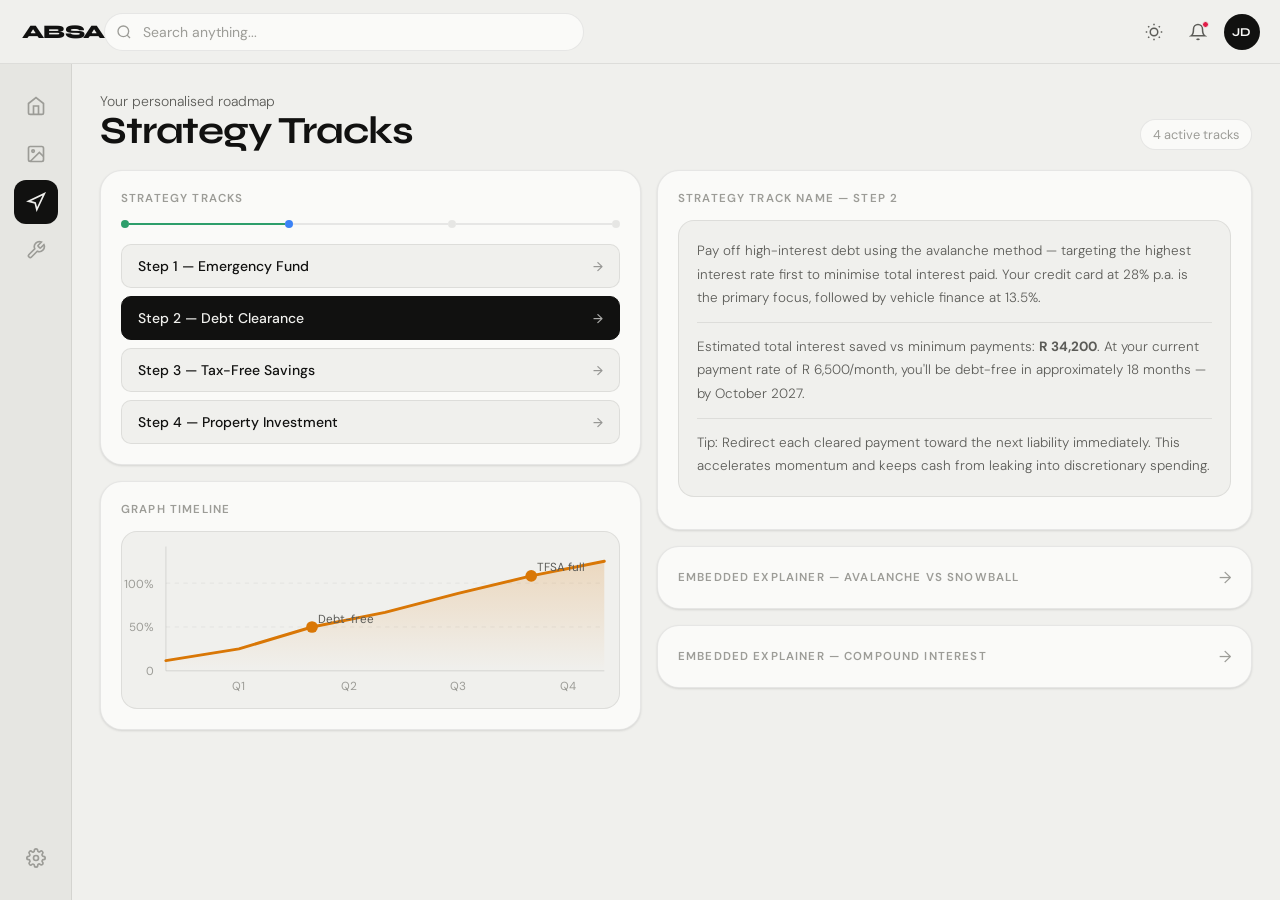
<file: stretegy/index.html>
<!DOCTYPE html>
<html lang="en">
<head>
    <meta charset="UTF-8">
    <meta name="viewport" content="width=device-width, initial-scale=1.0">
    <title>ABSA App</title>
    <meta name="author" content="Ntshembo Shilowa">
    <meta name="description" content="Strategy Tracks">

  <link rel="preconnect" href="https://fonts.googleapis.com" />
  <link rel="preconnect" href="https://fonts.gstatic.com" crossorigin />
  <link href="https://fonts.googleapis.com/css2?family=Syne:wght@400;600;700;800&family=DM+Sans:ital,opsz,wght@0,9..40,300;0,9..40,400;0,9..40,500;1,9..40,300&display=swap" rel="stylesheet" />


    <link rel="stylesheet" href="../styles/index.css">
</head>
<body>
  <header class="topbar">
    <div class="topbar__left">
      <div class="logo">
        <span class="logo__mark"></span>
        <span class="logo__name">ABSA</span>
      </div>
      <div class="search-wrap">
        <svg class="search-icon" viewBox="0 0 24 24" fill="none" stroke="currentColor" stroke-width="2">
          <circle cx="11" cy="11" r="8"/><line x1="21" y1="21" x2="16.65" y2="16.65"/>
        </svg>
        <input class="search" type="text" placeholder="Search anything..." />
      </div>
    </div>
    <div class="topbar__right">
      <button class="icon-btn" id="themeToggle" aria-label="Toggle theme">
        <svg class="sun-icon" viewBox="0 0 24 24" fill="none" stroke="currentColor" stroke-width="2">
          <circle cx="12" cy="12" r="5"/>
          <line x1="12" y1="1" x2="12" y2="3"/><line x1="12" y1="21" x2="12" y2="23"/>
          <line x1="4.22" y1="4.22" x2="5.64" y2="5.64"/><line x1="18.36" y1="18.36" x2="19.78" y2="19.78"/>
          <line x1="1" y1="12" x2="3" y2="12"/><line x1="21" y1="12" x2="23" y2="12"/>
          <line x1="4.22" y1="19.78" x2="5.64" y2="18.36"/><line x1="18.36" y1="5.64" x2="19.78" y2="4.22"/>
        </svg>
        <svg class="moon-icon hidden" viewBox="0 0 24 24" fill="none" stroke="currentColor" stroke-width="2">
          <path d="M21 12.79A9 9 0 1111.21 3a7 7 0 109.79 9.79z"/>
        </svg>
      </button>
      <button class="icon-btn" aria-label="Notifications">
        <svg viewBox="0 0 24 24" fill="none" stroke="currentColor" stroke-width="2">
          <path d="M18 8A6 6 0 006 8c0 7-3 9-3 9h18s-3-2-3-9"/>
          <path d="M13.73 21a2 2 0 01-3.46 0"/>
        </svg>
        <span class="notif-dot"></span>
      </button>
      <div class="avatar">JD</div>
    </div>
  </header>
 
  <div class="layout">
    <aside class="sidebar">
      <nav class="sidebar__nav">
        <a href="../index.html" class="nav-item" data-label="Home">
          <svg viewBox="0 0 24 24" fill="none" stroke="currentColor" stroke-width="2"><path d="M3 9l9-7 9 7v11a2 2 0 01-2 2H5a2 2 0 01-2-2z"/><polyline points="9 22 9 12 15 12 15 22"/></svg>
        </a>
        <a href="../snapshot/index.html" class="nav-item" data-label="Snapshot">
          <svg viewBox="0 0 24 24" fill="none" stroke="currentColor" stroke-width="2"><rect x="3" y="3" width="18" height="18" rx="2"/><circle cx="8.5" cy="8.5" r="1.5"/><polyline points="21 15 16 10 5 21"/></svg>
        </a>
        <a href="#" class="nav-item active" data-label="Strategy">
          <svg viewBox="0 0 24 24" fill="none" stroke="currentColor" stroke-width="2"><polygon points="3 11 22 2 13 21 11 13 3 11"/></svg>
        </a>
        <a href="../simulation/index.html" class="nav-item" data-label="Simulation Lab">
          <svg viewBox="0 0 24 24" fill="none" stroke="currentColor" stroke-width="2"><path d="M14.7 6.3a1 1 0 000 1.4l1.6 1.6a1 1 0 001.4 0l3.77-3.77a6 6 0 01-7.94 7.94l-6.91 6.91a2.12 2.12 0 01-3-3l6.91-6.91a6 6 0 017.94-7.94l-3.76 3.76z"/></svg>
        </a>
        <a href="#" class="nav-item sidebar__settings" data-label="Settings">
          <svg viewBox="0 0 24 24" fill="none" stroke="currentColor" stroke-width="2"><circle cx="12" cy="12" r="3"/><path d="M19.4 15a1.65 1.65 0 00.33 1.82l.06.06a2 2 0 010 2.83 2 2 0 01-2.83 0l-.06-.06a1.65 1.65 0 00-1.82-.33 1.65 1.65 0 00-1 1.51V21a2 2 0 01-4 0v-.09A1.65 1.65 0 009 19.4a1.65 1.65 0 00-1.82.33l-.06.06a2 2 0 01-2.83-2.83l.06-.06A1.65 1.65 0 004.68 15a1.65 1.65 0 00-1.51-1H3a2 2 0 010-4h.09A1.65 1.65 0 004.6 9a1.65 1.65 0 00-.33-1.82l-.06-.06a2 2 0 012.83-2.83l.06.06A1.65 1.65 0 009 4.68a1.65 1.65 0 001-1.51V3a2 2 0 014 0v.09a1.65 1.65 0 001 1.51 1.65 1.65 0 001.82-.33l.06-.06a2 2 0 012.83 2.83l-.06.06A1.65 1.65 0 0019.4 9a1.65 1.65 0 001.51 1H21a2 2 0 010 4h-.09a1.65 1.65 0 00-1.51 1z"/></svg>
        </a>
      </nav>
      <nav class="mobile-nav">
        <a href="../index.html" class="nav-item" data-label="Home"><svg viewBox="0 0 24 24" fill="none" stroke="currentColor" stroke-width="2"><path d="M3 9l9-7 9 7v11a2 2 0 01-2 2H5a2 2 0 01-2-2z"/><polyline points="9 22 9 12 15 12 15 22"/></svg></a>
        <a href="../snapshot/index.html" class="nav-item" data-label="Snapshot"><svg viewBox="0 0 24 24" fill="none" stroke="currentColor" stroke-width="2"><rect x="3" y="3" width="18" height="18" rx="2"/><polyline points="21 15 16 10 5 21"/></svg></a>
        <a href="../simulation/index.html" class="nav-item" data-label="Lab"><svg viewBox="0 0 24 24" fill="none" stroke="currentColor" stroke-width="2"><path d="M14.7 6.3a1 1 0 000 1.4l1.6 1.6a1 1 0 001.4 0l3.77-3.77a6 6 0 01-7.94 7.94l-6.91 6.91a2.12 2.12 0 01-3-3l6.91-6.91a6 6 0 017.94-7.94l-3.76 3.76z"/></svg></a>
        <a href="#" class="nav-item active" data-label="Strategy"><svg viewBox="0 0 24 24" fill="none" stroke="currentColor" stroke-width="2"><polygon points="3 11 22 2 13 21 11 13 3 11"/></svg></a>
        <a href="#" class="nav-item" data-label="Settings"><svg viewBox="0 0 24 24" fill="none" stroke="currentColor" stroke-width="2"><circle cx="12" cy="12" r="3"/><path d="M19.4 15a1.65 1.65 0 00.33 1.82l.06.06a2 2 0 010 2.83 2 2 0 01-2.83 0l-.06-.06a1.65 1.65 0 00-1.82-.33 1.65 1.65 0 00-1 1.51V21a2 2 0 01-4 0v-.09A1.65 1.65 0 009 19.4a1.65 1.65 0 00-1.82.33l-.06.06a2 2 0 01-2.83-2.83l.06-.06A1.65 1.65 0 004.68 15a1.65 1.65 0 00-1.51-1H3a2 2 0 010-4h.09A1.65 1.65 0 004.6 9a1.65 1.65 0 00-.33-1.82l-.06-.06a2 2 0 012.83-2.83l.06.06A1.65 1.65 0 009 4.68a1.65 1.65 0 001-1.51V3a2 2 0 014 0v.09a1.65 1.65 0 001 1.51 1.65 1.65 0 001.82-.33l.06-.06a2 2 0 012.83 2.83l-.06.06A1.65 1.65 0 0019.4 9a1.65 1.65 0 001.51 1H21a2 2 0 010 4h-.09a1.65 1.65 0 00-1.51 1z"/></svg></a>
      </nav>
    </aside>
 
    <main class="main">
      <div class="page-header">
        <div>
          <p class="page-header__eyebrow">Your personalised roadmap</p>
          <h1 class="page-header__title">Strategy Tracks</h1>
        </div>
        <span class="date-badge">4 active tracks</span>
      </div>
 
      <div class="page-body">
        <!-- LEFT -->
        <div class="page-left">
 
          <!-- Steps list -->
          <div class="panel list-panel">
            <p class="panel__title">Strategy Tracks</p>
 
            <!-- Progress bar -->
            <div class="step-progress" style="margin-bottom:16px;">
              <div class="step-dot done"></div>
              <div class="step-line done"></div>
              <div class="step-dot active"></div>
              <div class="step-line"></div>
              <div class="step-dot"></div>
              <div class="step-line"></div>
              <div class="step-dot"></div>
            </div>
 
            <div class="list-items">
              <div class="list-item" onclick="selectStep(this,'Emergency Fund','Build a 3-month expense buffer in a high-yield savings account. Automate monthly transfers to remove decision fatigue. Target: R 96,000 in 12 months.')">
                <span>Step 1 — Emergency Fund</span>
                <span class="list-item__arrow">→</span>
              </div>
              <div class="list-item active" onclick="selectStep(this,'Debt Clearance','Pay off high-interest debt using the avalanche method. Credit card (28%) first, then vehicle finance (13.5%). Estimated payoff: 18 months at current pace.')">
                <span>Step 2 — Debt Clearance</span>
                <span class="list-item__arrow">→</span>
              </div>
              <div class="list-item" onclick="selectStep(this,'Tax-Free Savings','Maximise your R 36,000 annual TFSA contribution. Invest in a low-cost index ETF. Compound growth projected at 10.4% p.a. over 20 years.')">
                <span>Step 3 — Tax-Free Savings</span>
                <span class="list-item__arrow">→</span>
              </div>
              <div class="list-item" onclick="selectStep(this,'Property Investment','Evaluate buy-vs-rent scenarios using the Simulation Lab. Target deposit: R 180,000. Bond qualification in 24 months if current savings rate holds.')">
                <span>Step 4 — Property Investment</span>
                <span class="list-item__arrow">→</span>
              </div>
            </div>
          </div>
 
          <!-- Graph timeline -->
          <div class="panel timeline-panel">
            <p class="panel__title">Graph Timeline</p>
            <div class="graph-area">
              <svg viewBox="0 0 340 120" xmlns="http://www.w3.org/2000/svg">
                <defs>
                  <linearGradient id="grad-amber" x1="0" y1="0" x2="0" y2="1">
                    <stop offset="0%" stop-color="#d97706" stop-opacity="0.2"/>
                    <stop offset="100%" stop-color="#d97706" stop-opacity="0"/>
                  </linearGradient>
                </defs>
                <line x1="30" y1="10" x2="30" y2="95" stroke="var(--border)" stroke-width="1"/>
                <line x1="30" y1="95" x2="330" y2="95" stroke="var(--border)" stroke-width="1"/>
                <line x1="30" y1="65" x2="330" y2="65" stroke="var(--border)" stroke-width="0.5" stroke-dasharray="3,3"/>
                <line x1="30" y1="35" x2="330" y2="35" stroke="var(--border)" stroke-width="0.5" stroke-dasharray="3,3"/>
                <text x="22" y="98" text-anchor="end" font-size="8" fill="var(--text-3)">0</text>
                <text x="22" y="68" text-anchor="end" font-size="8" fill="var(--text-3)">50%</text>
                <text x="22" y="38" text-anchor="end" font-size="8" fill="var(--text-3)">100%</text>
                <text x="80"  y="108" text-anchor="middle" font-size="8" fill="var(--text-3)">Q1</text>
                <text x="155" y="108" text-anchor="middle" font-size="8" fill="var(--text-3)">Q2</text>
                <text x="230" y="108" text-anchor="middle" font-size="8" fill="var(--text-3)">Q3</text>
                <text x="305" y="108" text-anchor="middle" font-size="8" fill="var(--text-3)">Q4</text>
                <!-- Net-worth trajectory -->
                <polygon points="30,95 30,88 80,80 130,65 180,55 230,42 280,30 330,20 330,95" fill="url(#grad-amber)"/>
                <polyline points="30,88 80,80 130,65 180,55 230,42 280,30 330,20" fill="none" stroke="#d97706" stroke-width="2" stroke-linecap="round" stroke-linejoin="round"/>
                <!-- Milestone markers -->
                <circle cx="130" cy="65" r="4" fill="#d97706"/>
                <circle cx="280" cy="30" r="4" fill="#d97706"/>
                <text x="134" y="62" font-size="8" fill="var(--text-2)">Debt-free</text>
                <text x="284" y="27" font-size="8" fill="var(--text-2)">TFSA full</text>
              </svg>
            </div>
          </div>
        </div>
 
        <!-- RIGHT -->
        <div class="page-right">
          <!-- Strategy Track Name -->
          <div class="panel detail-panel" id="detailPanel">
            <p class="panel__title" id="detailTitle">Strategy Track Name — Step 2</p>
            <div class="detail-body" id="detailBody">
              <p id="detailPara1">Pay off high-interest debt using the avalanche method — targeting the highest interest rate first to minimise total interest paid. Your credit card at 28% p.a. is the primary focus, followed by vehicle finance at 13.5%.</p>
              <p>Estimated total interest saved vs minimum payments: <strong>R 34,200</strong>. At your current payment rate of R 6,500/month, you'll be debt-free in approximately 18 months — by October 2027.</p>
              <p>Tip: Redirect each cleared payment toward the next liability immediately. This accelerates momentum and keeps cash from leaking into discretionary spending.</p>
            </div>
          </div>
 
          <!-- Embedded Explainers -->
          <div class="panel explainer-panel" onclick="alert('Opening explainer: Avalanche vs Snowball debt repayment methods.')">
            <div class="explainer-inner">
              <p class="panel__title">Embedded Explainer — Avalanche vs Snowball</p>
              <span class="explainer-arrow">→</span>
            </div>
          </div>
          <div class="panel explainer-panel" onclick="alert('Opening explainer: Understanding compound interest.')">
            <div class="explainer-inner">
              <p class="panel__title">Embedded Explainer — Compound Interest</p>
              <span class="explainer-arrow">→</span>
            </div>
          </div>
        </div>
      </div>
    </main>
  </div>
 
  <script>
    const toggle = document.getElementById('themeToggle');
    const sun = toggle.querySelector('.sun-icon');
    const moon = toggle.querySelector('.moon-icon');
    let dark = false;
    toggle.addEventListener('click', () => {
      dark = !dark;
      document.body.classList.toggle('dark', dark);
      sun.classList.toggle('hidden', dark);
      moon.classList.toggle('hidden', !dark);
    });
 
    function selectStep(el, title, content) {
      document.querySelectorAll('.list-item').forEach(i => i.classList.remove('active'));
      el.classList.add('active');
      document.getElementById('detailTitle').textContent = 'Strategy Track Name — ' + title;
      document.getElementById('detailPara1').textContent = content;
    }
  </script>
</body>
</html>
</file>
<file: styles/index.css>
:root {
  --font-display: 'Syne', sans-serif;
  --font-body: 'DM Sans', sans-serif;
 
  --bg:        #f0f0ed;
  --surface:   #fafaf8;
  --border:    rgba(0,0,0,0.08);
  --text-1:    #111110;
  --text-2:    #5c5c58;
  --text-3:    #9c9c97;
  --sidebar-bg:#e6e6e2;
 
  --c-green:   #2d9e6b;
  --c-blue:    #3b82f6;
  --c-amber:   #d97706;
  --c-rose:    #e11d48;
 
  --shadow-sm: 0 1px 3px rgba(0,0,0,0.07), 0 1px 2px rgba(0,0,0,0.05);
  --shadow-md: 0 4px 16px rgba(0,0,0,0.08);
  --shadow-lg: 0 8px 32px rgba(0,0,0,0.10);
 
  --radius-sm: 10px;
  --radius-md: 16px;
  --radius-lg: 22px;
 
  --topbar-h:  64px;
  --sidebar-w: 72px;
  --transition: 0.22s cubic-bezier(.4,0,.2,1);
}
 
body.dark {
  --bg:        #111110;
  --surface:   #1c1c1a;
  --border:    rgba(255,255,255,0.08);
  --text-1:    #f5f5f3;
  --text-2:    #a8a8a3;
  --text-3:    #666663;
  --sidebar-bg:#161614;
}
 
/* ── Reset ── */
*, *::before, *::after { box-sizing: border-box; margin: 0; padding: 0; }
html { font-size: 16px; -webkit-font-smoothing: antialiased; }
body {
  font-family: var(--font-body);
  background: var(--bg);
  color: var(--text-1);
  min-height: 100vh;
  transition: background var(--transition), color var(--transition);
}
a { text-decoration: none; color: inherit; }
button { cursor: pointer; border: none; background: none; font: inherit; }
input { font: inherit; }
.hidden { display: none !important; }
 
/* ── Topbar ── */
.topbar {
  position: fixed;
  top: 0; left: 0; right: 0;
  height: var(--topbar-h);
  background: var(--bg);
  border-bottom: 1px solid var(--border);
  display: flex;
  align-items: center;
  justify-content: space-between;
  padding: 0 20px 0 16px;
  z-index: 100;
  gap: 16px;
  transition: background var(--transition), border-color var(--transition);
}
 
.topbar__left { display: flex; align-items: center; gap: 16px; flex: 1; min-width: 0; }
.topbar__right { display: flex; align-items: center; gap: 8px; flex-shrink: 0; }
 
.logo {
  display: flex;
  align-items: center;
  gap: 6px;
  font-family: var(--font-display);
  font-weight: 800;
  font-size: 1.2rem;
  flex-shrink: 0;
  width: var(--sidebar-w);
}
.logo__mark {
  background: var(--text-1);
  color: var(--bg);
  width: 28px; height: 28px;
  border-radius: 8px;
  display: flex; align-items: center; justify-content: center;
  font-size: 1rem;
  transition: background var(--transition), color var(--transition);
}
.logo__name { letter-spacing: -0.03em; }
 
.search-wrap {
  position: relative;
  flex: 1;
  max-width: 480px;
}
.search-icon {
  position: absolute;
  left: 12px; top: 50%;
  transform: translateY(-50%);
  width: 16px; height: 16px;
  color: var(--text-3);
  pointer-events: none;
}
.search {
  width: 100%;
  padding: 9px 14px 9px 38px;
  border-radius: 50px;
  border: 1.5px solid var(--border);
  background: var(--surface);
  color: var(--text-1);
  font-size: 0.875rem;
  outline: none;
  transition: border-color var(--transition), box-shadow var(--transition), background var(--transition);
}
.search:focus {
  border-color: var(--text-3);
  box-shadow: 0 0 0 3px rgba(0,0,0,0.05);
}
.search::placeholder { color: var(--text-3); }
 
.icon-btn {
  width: 36px; height: 36px;
  border-radius: 50%;
  display: flex; align-items: center; justify-content: center;
  color: var(--text-2);
  transition: background var(--transition), color var(--transition);
  position: relative;
}
.icon-btn svg { width: 18px; height: 18px; }
.icon-btn:hover { background: var(--border); color: var(--text-1); }
 
.notif-dot {
  position: absolute;
  top: 7px; right: 7px;
  width: 7px; height: 7px;
  border-radius: 50%;
  background: var(--c-rose);
  border: 1.5px solid var(--bg);
}
 
.avatar {
  width: 36px; height: 36px;
  border-radius: 50%;
  background: var(--text-1);
  color: var(--surface);
  font-family: var(--font-display);
  font-weight: 700;
  font-size: 0.75rem;
  display: flex; align-items: center; justify-content: center;
  cursor: pointer;
  letter-spacing: 0.03em;
  transition: background var(--transition), color var(--transition);
}
 
/* ── Layout ── */
.layout {
  display: flex;
  padding-top: var(--topbar-h);
  min-height: 100vh;
}
 
/* ── Sidebar ── */
.sidebar {
  width: var(--sidebar-w);
  flex-shrink: 0;
  position: fixed;
  top: var(--topbar-h);
  left: 0;
  bottom: 0;
  background: var(--sidebar-bg);
  border-right: 1px solid var(--border);
  display: flex;
  flex-direction: column;
  align-items: center;
  padding: 20px 0;
  z-index: 90;
  transition: background var(--transition), border-color var(--transition);
}
 
.sidebar__nav {
  display: flex;
  flex-direction: column;
  align-items: center;
  gap: 4px;
  flex: 1;
}
 
.nav-item {
  width: 44px; height: 44px;
  border-radius: 12px;
  display: flex; align-items: center; justify-content: center;
  color: var(--text-3);
  position: relative;
  transition: background var(--transition), color var(--transition);
}
.nav-item svg { width: 20px; height: 20px; }
.nav-item:hover { background: var(--border); color: var(--text-1); }
.nav-item.active { background: var(--text-1); color: var(--bg); }
 
.nav-item::after {
  content: attr(data-label);
  position: absolute;
  left: calc(100% + 10px);
  background: var(--text-1);
  color: var(--surface);
  font-size: 0.75rem;
  font-family: var(--font-body);
  font-weight: 500;
  padding: 4px 10px;
  border-radius: 6px;
  white-space: nowrap;
  opacity: 0;
  pointer-events: none;
  transform: translateX(-4px);
  transition: opacity 0.15s, transform 0.15s;
  z-index: 200;
}
.nav-item:hover::after { opacity: 1; transform: translateX(0); }
.sidebar__settings { margin-top: auto; }
.mobile-nav { display: none; }
 
/* ── Main ── */
.main {
  flex: 1;
  margin-left: var(--sidebar-w);
  padding: 28px 28px 40px;
  max-width: 100%;
  min-width: 0;
}
 
/* ── Page Header ── */
.page-header {
  display: flex;
  align-items: flex-end;
  justify-content: space-between;
  margin-bottom: 20px;
  gap: 12px;
  flex-wrap: wrap;
}
.page-header__eyebrow {
  font-size: 0.875rem;
  color: var(--text-2);
  margin-bottom: 2px;
  font-weight: 300;
}
.page-header__title {
  font-family: var(--font-display);
  font-size: clamp(1.75rem, 4vw, 2.4rem);
  font-weight: 700;
  letter-spacing: -0.03em;
  line-height: 1;
}
.date-badge {
  font-size: 0.8rem;
  color: var(--text-3);
  background: var(--surface);
  border: 1px solid var(--border);
  padding: 6px 12px;
  border-radius: 50px;
}
 
/* ── Stat Bar ── */
.stat-bar {
  display: flex;
  align-items: stretch;
  background: var(--surface);
  border: 1px solid var(--border);
  border-radius: var(--radius-md);
  padding: 16px 20px;
  margin-bottom: 24px;
  overflow-x: auto;
  -webkit-overflow-scrolling: touch;
  scrollbar-width: none;
  box-shadow: var(--shadow-sm);
  transition: background var(--transition), border-color var(--transition);
}
.stat-bar::-webkit-scrollbar { display: none; }
 
.stat-item {
  display: flex;
  flex-direction: column;
  gap: 3px;
  padding: 0 20px;
  flex: 1;
  min-width: 110px;
}
.stat-item:first-child { padding-left: 0; }
.stat-item:last-child { padding-right: 0; }
 
.stat-divider {
  width: 1px;
  background: var(--border);
  align-self: stretch;
  flex-shrink: 0;
}
 
.stat-item__label { font-size: 0.75rem; color: var(--text-3); font-weight: 400; white-space: nowrap; }
.stat-item__value { font-family: var(--font-display); font-size: 1.2rem; font-weight: 700; letter-spacing: -0.02em; white-space: nowrap; }
.stat-item__change { font-size: 0.72rem; font-weight: 500; white-space: nowrap; }
.stat-item__change.up    { color: var(--c-green); }
.stat-item__change.down  { color: var(--c-rose); }
.stat-item__change.neutral { color: var(--text-3); }
 
/* ── Grid ── */
.grid {
  display: grid;
  grid-template-columns: repeat(2, 1fr);
  gap: 16px;
}
 
/* ── Card ── */
.card {
  background: var(--surface);
  border: 1px solid var(--border);
  border-radius: var(--radius-lg);
  padding: 24px;
  display: flex;
  flex-direction: column;
  gap: 12px;
  box-shadow: var(--shadow-sm);
  cursor: pointer;
  transition: transform var(--transition), box-shadow var(--transition), background var(--transition), border-color var(--transition);
  animation: cardIn 0.45s cubic-bezier(.22,1,.36,1) both;
  animation-delay: var(--delay, 0s);
}
@keyframes cardIn {
  from { opacity: 0; transform: translateY(18px); }
  to   { opacity: 1; transform: translateY(0); }
}
.card:hover { transform: translateY(-3px); box-shadow: var(--shadow-lg); }
 
.card--green { --delay: 0.05s; }
.card--blue  { --delay: 0.10s; }
.card--amber { --delay: 0.15s; }
.card--rose  { --delay: 0.20s; }
 
.card__header { display: flex; align-items: center; justify-content: space-between; }
.card__tag {
  font-size: 0.7rem;
  font-weight: 600;
  text-transform: uppercase;
  letter-spacing: 0.1em;
  color: var(--text-3);
}
.card__icon {
  width: 34px; height: 34px;
  border-radius: 10px;
  display: flex; align-items: center; justify-content: center;
  flex-shrink: 0;
}
.card__icon svg { width: 16px; height: 16px; }
 
.card--green .card__icon { background: rgba(45,158,107,0.12); color: var(--c-green); }
.card--blue  .card__icon { background: rgba(59,130,246,0.12); color: var(--c-blue); }
.card--amber .card__icon { background: rgba(217,119,6,0.12);  color: var(--c-amber); }
.card--rose  .card__icon { background: rgba(225,29,72,0.12);  color: var(--c-rose); }
 
.card__title { font-family: var(--font-display); font-size: 1.15rem; font-weight: 700; letter-spacing: -0.02em; line-height: 1.2; }
.card__desc { font-size: 0.84rem; color: var(--text-2); line-height: 1.6; font-weight: 300; flex: 1; }
 
/* Mini chart */
.card__mini-chart { height: 48px; border-radius: 8px; overflow: hidden; }
.card__mini-chart svg { width: 100%; height: 100%; display: block; }
 
/* Chips */
.card__chips { display: flex; gap: 6px; flex-wrap: wrap; }
.chip {
  font-size: 0.72rem; font-weight: 500;
  padding: 4px 10px; border-radius: 50px;
  background: rgba(59,130,246,0.10);
  color: var(--c-blue);
  border: 1px solid rgba(59,130,246,0.18);
}
 
/* Progress */
.card__progress-wrap { display: flex; flex-direction: column; gap: 6px; }
.progress-header { display: flex; justify-content: space-between; align-items: center; }
.card__progress-label { font-size: 0.75rem; color: var(--text-3); }
.card__progress-pct { font-size: 0.75rem; font-weight: 600; color: var(--c-amber); }
.progress-track { height: 5px; background: var(--border); border-radius: 50px; overflow: hidden; }
.progress-fill { height: 100%; background: var(--c-amber); border-radius: 50px; transition: width 1s cubic-bezier(.22,1,.36,1); }
 
/* Avatar row */
.card__avatar-row { display: flex; align-items: center; gap: 10px; }
.profile-avatar {
  width: 38px; height: 38px; border-radius: 50%;
  background: var(--text-1); color: var(--surface);
  font-family: var(--font-display); font-weight: 700; font-size: 0.78rem;
  display: flex; align-items: center; justify-content: center;
  flex-shrink: 0;
  transition: background var(--transition), color var(--transition);
}
.profile-info { display: flex; flex-direction: column; gap: 2px; }
.profile-name { font-size: 0.875rem; font-weight: 500; }
.profile-plan { font-size: 0.72rem; color: var(--c-rose); font-weight: 500; }
 
/* CTA */
.card__cta {
  display: inline-flex; align-items: center; gap: 4px;
  font-size: 0.8rem; font-weight: 600; color: var(--text-2);
  margin-top: auto;
  transition: color var(--transition), gap var(--transition);
}
.card__cta:hover { color: var(--text-1); gap: 8px; }
.card__cta span { transition: transform var(--transition); }
.card__cta:hover span { transform: translateX(2px); }
 
/* ── Responsive ── */
@media (max-width: 900px) {
  .grid { grid-template-columns: 1fr 1fr; gap: 12px; }
  .main { padding: 20px 16px 36px; }
}
 
@media (max-width: 640px) {
  :root { --topbar-h: 56px; }
 
  .sidebar { display: none; }
 
  .mobile-nav {
    display: flex;
    position: fixed;
    bottom: 0; left: 0; right: 0;
    height: 60px;
    background: var(--surface);
    border-top: 1px solid var(--border);
    justify-content: space-around;
    align-items: center;
    z-index: 100;
    padding: 0 8px;
    transition: background var(--transition), border-color var(--transition);
  }
  .mobile-nav .nav-item { width: 48px; height: 48px; border-radius: 12px; }
  .mobile-nav .nav-item::after { display: none; }
 
  .main { margin-left: 0; padding: 16px 14px 80px; }
  .grid { grid-template-columns: 1fr; }
 
  .stat-bar { padding: 12px 14px; border-radius: var(--radius-sm); }
  .stat-item { padding: 0 12px; min-width: 90px; }
 
  .logo { width: auto; }
  .search-wrap { display: none; }
  .page-header__title { font-size: 1.6rem; }
}
 
@media (max-width: 400px) {
  .stat-divider:nth-child(6),
  .stat-item:last-child { display: none; }
}
 
/* 
   PAGE-SPECIFIC STYLES
   Simulation Lab · Money Snapshot · Strategy Tracks
*/
 
/* ── Shared two-column page layout ── */
.page-body {
  display: grid;
  grid-template-columns: 1fr 1.1fr;
  gap: 16px;
  align-items: start;
}
.page-left  { display: flex; flex-direction: column; gap: 16px; }
.page-right { display: flex; flex-direction: column; gap: 16px; }
 
/* ── Panel (reusable section block) ── */
.panel {
  background: var(--surface);
  border: 1px solid var(--border);
  border-radius: var(--radius-lg);
  padding: 20px;
  box-shadow: var(--shadow-sm);
  transition: background var(--transition), border-color var(--transition);
  animation: cardIn 0.4s cubic-bezier(.22,1,.36,1) both;
  animation-delay: var(--delay, 0s);
}
.panel__title {
  font-size: 0.72rem;
  font-weight: 600;
  text-transform: uppercase;
  letter-spacing: 0.1em;
  color: var(--text-3);
  margin-bottom: 14px;
}
 
/* ── Graph View panel ── */
.graph-panel { --delay: 0.05s; }
.graph-panel .panel__title { margin-bottom: 12px; }
.graph-area {
  background: var(--bg);
  border: 1px solid var(--border);
  border-radius: var(--radius-md);
  overflow: hidden;
}
.graph-area svg { display: block; width: 100%; }
 
/* ── Studio / Step list items ── */
.list-panel { --delay: 0.08s; }
.list-items { display: flex; flex-direction: column; gap: 8px; }
.list-item {
  background: var(--bg);
  border: 1px solid var(--border);
  border-radius: var(--radius-sm);
  padding: 12px 16px;
  font-size: 0.875rem;
  font-weight: 500;
  cursor: pointer;
  display: flex;
  align-items: center;
  justify-content: space-between;
  gap: 10px;
  transition: background var(--transition), border-color var(--transition), transform var(--transition), box-shadow var(--transition);
}
.list-item:hover { background: var(--surface); box-shadow: var(--shadow-sm); transform: translateX(2px); }
.list-item.active {
  background: var(--text-1);
  color: var(--bg);
  border-color: var(--text-1);
}
.list-item__arrow { opacity: 0.4; font-size: 0.8rem; flex-shrink: 0; }
.list-item.active .list-item__arrow { opacity: 0.7; }
 
/* ── Timeline panel ── */
.timeline-panel { --delay: 0.14s; }
.timeline-wrap { position: relative; padding-left: 20px; }
.timeline-wrap::before {
  content: '';
  position: absolute;
  left: 6px; top: 6px; bottom: 6px;
  width: 2px;
  background: var(--border);
  border-radius: 2px;
}
.timeline-item {
  position: relative;
  padding: 0 0 16px 14px;
  font-size: 0.82rem;
  color: var(--text-2);
  line-height: 1.5;
}
.timeline-item:last-child { padding-bottom: 0; }
.timeline-item::before {
  content: '';
  position: absolute;
  left: -14px; top: 5px;
  width: 8px; height: 8px;
  border-radius: 50%;
  background: var(--border);
  border: 2px solid var(--surface);
  transition: background var(--transition);
}
.timeline-item.done::before  { background: var(--c-green); }
.timeline-item.active::before { background: var(--c-blue); box-shadow: 0 0 0 4px rgba(59,130,246,0.15); }
.timeline-item__label {
  font-size: 0.75rem;
  font-weight: 600;
  color: var(--text-1);
  margin-bottom: 2px;
}
 
/* ── Money Snapshot — summary cards ── */
.money-summary { --delay: 0.05s; }
.summary-grid {
  display: grid;
  grid-template-columns: 1.4fr 1fr 1fr;
  gap: 10px;
}
.summary-card {
  background: var(--bg);
  border: 1px solid var(--border);
  border-radius: var(--radius-md);
  padding: 14px;
  display: flex;
  flex-direction: column;
  gap: 6px;
  transition: background var(--transition), border-color var(--transition);
}
.summary-card__label {
  font-size: 0.68rem;
  font-weight: 600;
  text-transform: uppercase;
  letter-spacing: 0.08em;
  color: var(--text-3);
}
.summary-card__value {
  font-family: var(--font-display);
  font-size: 1.25rem;
  font-weight: 700;
  letter-spacing: -0.02em;
}
.summary-card__value.green { color: var(--c-green); }
.summary-card__value.rose  { color: var(--c-rose); }
.summary-card__sub {
  font-size: 0.72rem;
  color: var(--text-3);
  font-weight: 300;
}
.summary-card__bar {
  height: 4px;
  background: var(--border);
  border-radius: 4px;
  overflow: hidden;
  margin-top: 4px;
}
.summary-card__bar-fill { height: 100%; border-radius: 4px; }
.summary-card__bar-fill.green { background: var(--c-green); }
.summary-card__bar-fill.blue  { background: var(--c-blue); }
.summary-card__bar-fill.rose  { background: var(--c-rose); }
 
/* ── Transactions ── */
.transactions-panel { --delay: 0.12s; }
.tx-list { display: flex; flex-direction: column; gap: 0; }
.tx-item {
  display: flex;
  align-items: center;
  gap: 12px;
  padding: 11px 0;
  border-bottom: 1px solid var(--border);
  cursor: pointer;
  transition: background var(--transition);
}
.tx-item:last-child { border-bottom: none; }
.tx-icon {
  width: 34px; height: 34px;
  border-radius: 10px;
  display: flex; align-items: center; justify-content: center;
  flex-shrink: 0;
  font-size: 0.9rem;
}
.tx-icon.green { background: rgba(45,158,107,0.12); }
.tx-icon.blue  { background: rgba(59,130,246,0.12); }
.tx-icon.amber { background: rgba(217,119,6,0.12); }
.tx-icon.rose  { background: rgba(225,29,72,0.12); }
.tx-info { flex: 1; min-width: 0; }
.tx-name {
  font-size: 0.84rem;
  font-weight: 500;
  white-space: nowrap; overflow: hidden; text-overflow: ellipsis;
}
.tx-date { font-size: 0.72rem; color: var(--text-3); font-weight: 300; }
.tx-amount { font-family: var(--font-display); font-size: 0.9rem; font-weight: 700; flex-shrink: 0; }
.tx-amount.credit { color: var(--c-green); }
.tx-amount.debit  { color: var(--c-rose); }
 
/* ── Strategy — detail panel ── */
.detail-panel { --delay: 0.06s; }
.detail-body {
  background: var(--bg);
  border: 1px solid var(--border);
  border-radius: var(--radius-md);
  padding: 18px;
  font-size: 0.84rem;
  color: var(--text-2);
  line-height: 1.75;
  font-weight: 300;
  display: flex;
  flex-direction: column;
  gap: 12px;
  margin-bottom: 12px;
}
.detail-body p + p { border-top: 1px solid var(--border); padding-top: 12px; }
 
.explainer-panel { --delay: 0.10s; cursor: pointer; }
.explainer-panel:hover { box-shadow: var(--shadow-md); }
.explainer-inner {
  display: flex; align-items: center; justify-content: space-between; gap: 10px;
}
.explainer-inner .panel__title { margin-bottom: 0; }
.explainer-arrow { color: var(--text-3); font-size: 1rem; }
 
/* ── Step progress indicator ── */
.step-progress {
  display: flex;
  align-items: center;
  gap: 0;
  margin-bottom: 14px;
}
.step-dot {
  width: 8px; height: 8px;
  border-radius: 50%;
  background: var(--border);
  flex-shrink: 0;
  transition: background var(--transition);
}
.step-dot.done   { background: var(--c-green); }
.step-dot.active { background: var(--c-blue); }
.step-line {
  flex: 1;
  height: 2px;
  background: var(--border);
}
.step-line.done { background: var(--c-green); }
 
/* ── Responsive: pages ── */
@media (max-width: 860px) {
  .page-body { grid-template-columns: 1fr; }
  .page-right { order: -1; }
  .graph-area svg { height: 160px; }
  .summary-grid { grid-template-columns: 1fr 1fr 1fr; }
}
 
@media (max-width: 640px) {
  .page-body { gap: 12px; }
  .summary-grid { grid-template-columns: 1fr; }
  .summary-card { flex-direction: row; align-items: center; }
  .summary-card__bar { display: none; }
}
</file>
